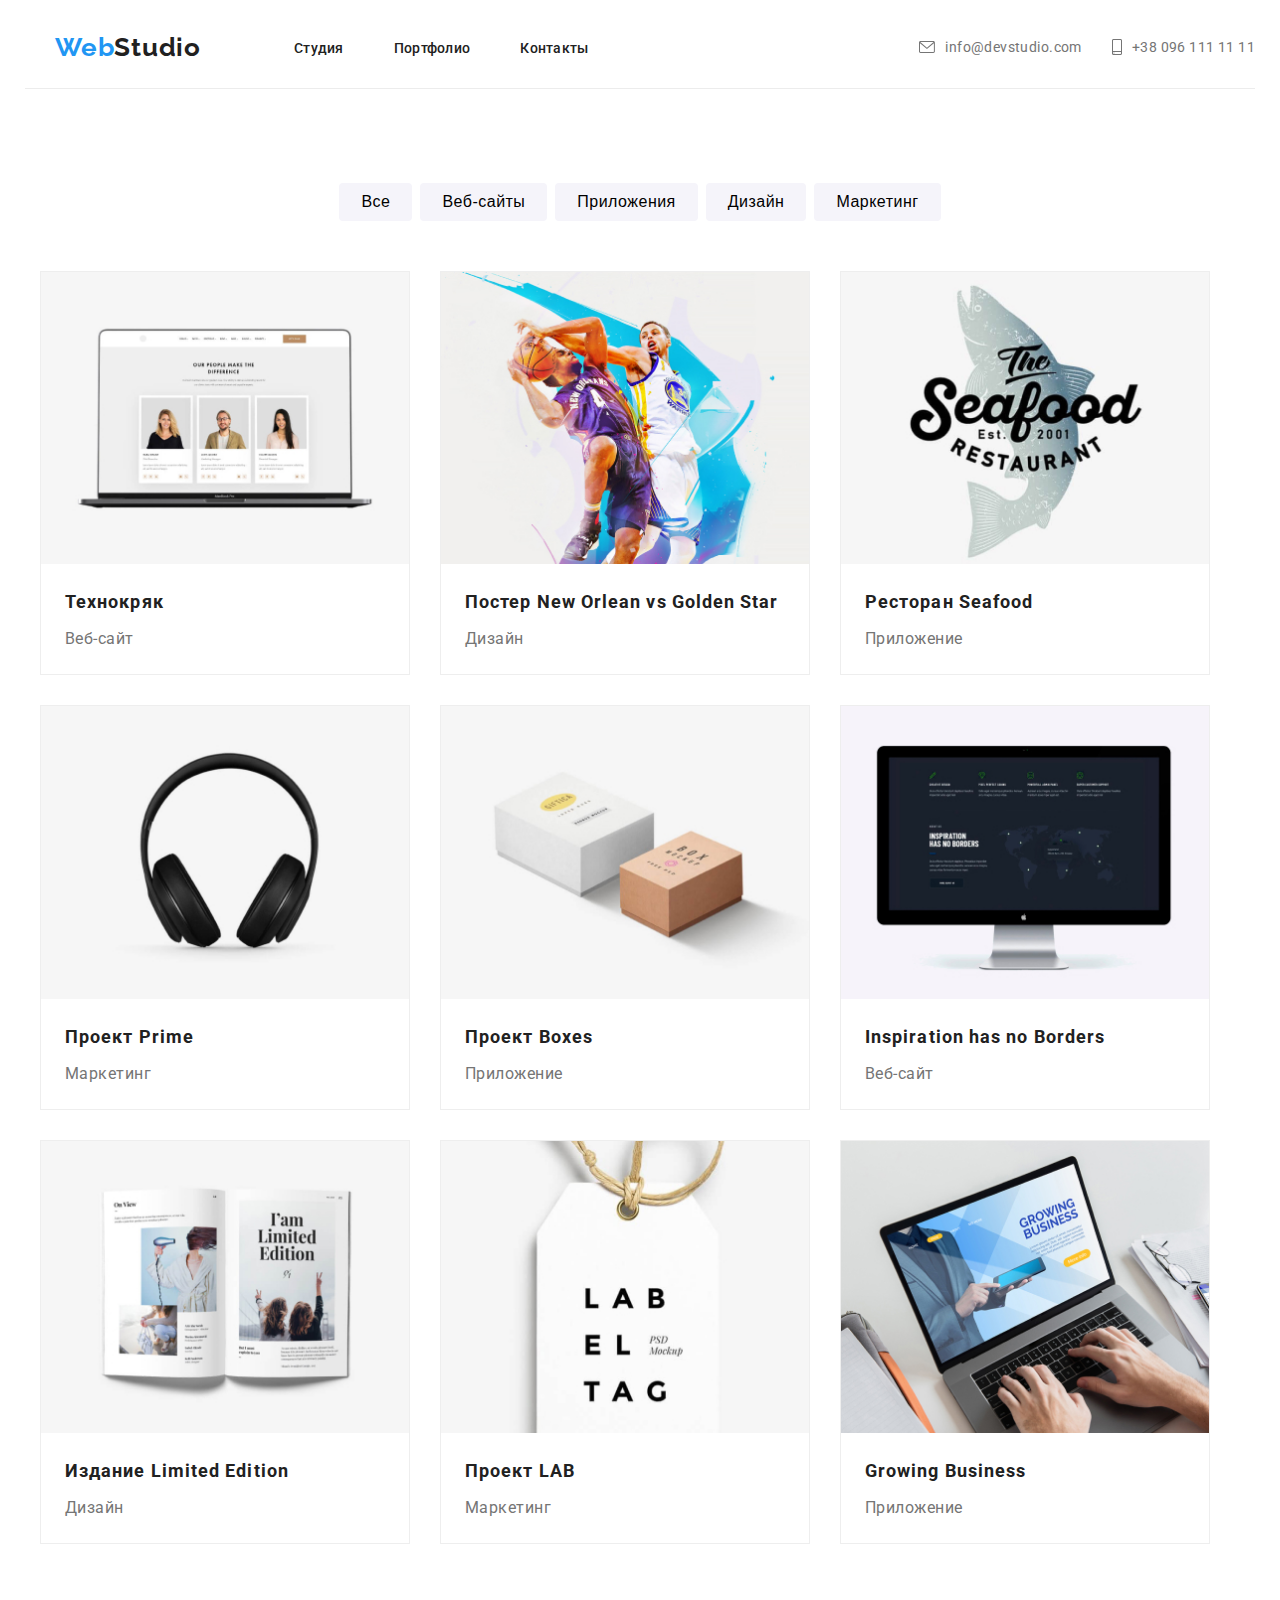
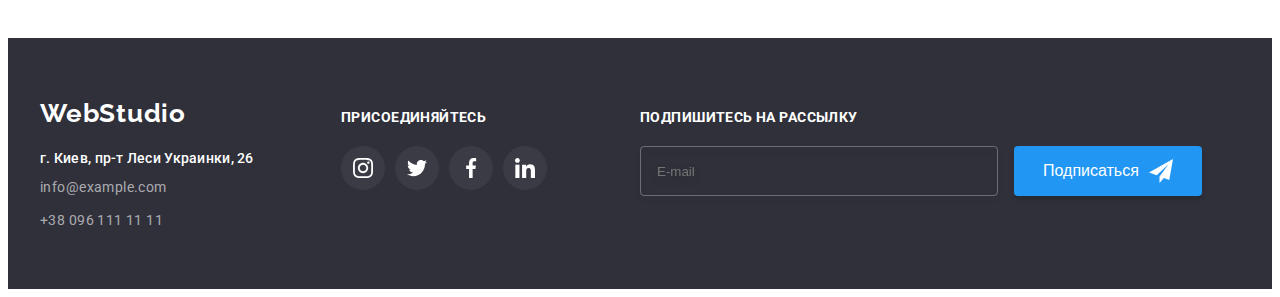
<file: portfolio.html>
<!DOCTYPE html>
<html lang="ru">

<head>
    <meta charset="UTF-8">
    <meta http-equiv="X-UA-Compatible" content="IE=edge">
    <meta name="viewport" content="width=device-width, initial-scale=1.0">
    <title>WebStudio</title>
    <link rel="preconnect" href="https://fonts.gstatic.com">
    <link
        href="https://fonts.googleapis.com/css2?family=Raleway:wght@400;500;600;700&family=Roboto:wght@400;700&display=swap"
        rel="stylesheet">
    <link rel="stylesheet" href="https://cdnjs.cloudflare.com/ajax/libs/modern-normalize/1.1.0/modern-normalize.min.css"
        integrity="sha512-wpPYUAdjBVSE4KJnH1VR1HeZfpl1ub8YT/NKx4PuQ5NmX2tKuGu6U/JRp5y+Y8XG2tV+wKQpNHVUX03MfMFn9Q=="
        crossorigin="anonymous" referrerpolicy="no-referrer" />
    <link rel="stylesheet" href="./css/main.css">
</head>

<body>
    <!-- HEADER -->
    <header class="header container">
        <div class="container header-container">
            <nav class="navigation">
                <a class="logo link logo-margin" href="./"> <span class="logo__span">
                        Web</span>Studio
                </a>
                <ul class="menu list">
                    <li class="menu__item current">
                        <a class="menu__item-link link current" href="./index.html">Студия</a>
                    </li>
                    <li class="menu__item">
                        <a class="menu__item-link link " href="./portfolio.html">Портфолио</a>
                    </li>
                    <li class="menu__item">
                        <a class="menu__item-link link" href="#contact">Контакты</a>
                    </li>
                </ul>
            </nav>

            <ul class="menu-contact list">
                <li class="menu-contact__link">
                    <a class="mail-link link header-link" href="mailto:info@devstudio.com">
                        <svg class="contact-link-item header-link" width="16px" height="12px">
                            <use href="./images/sprite.svg#envelope"></use>
                        </svg>
                        info@devstudio.com
                    </a>
                </li>
                <li class="menu-contact__link">
                    <a class="tel-link link header-link" href="tell:+380961111111">
                        <svg class="contact-link-item header-link" width="10px" height="16px">
                            <use href="./images/sprite.svg#smartphone"></use>
                        </svg>
                        +38 096 111 11 11</a>
                </li>
            </ul>
        </div>
    </header>

    <section class="section">
        <div class="container btn-container">
            <ul class="portfolio-btn-list list">
                <li class="portfolio-btn-item"><button class="modal-btn portfolio-btn btn" type="button">Все</button>
                </li>
                <li class="portfolio-btn-item"><button class="modal-btn portfolio-btn btn"
                        type="button">Веб-сайты</button></li>
                <li class="portfolio-btn-item"><button class="modal-btn portfolio-btn btn"
                        type="button">Приложения</button></li>
                <li class="portfolio-btn-item"><button class="modal-btn portfolio-btn btn" type="button">Дизайн</button>
                </li>
                <li class="portfolio-btn-item"><button class="modal-btn portfolio-btn btn"
                        type="button">Маркетинг</button></li>
            </ul>
        </div>
        <div class="container portfolio-conteiner">
            <ul class="portfolio-list list">
                <li class="portfolio-box">
                    <a href="#" class="portfolio-box-link link">
                        <div class="portfolio-box-img-wraper">
                            <img src="./images/portfolio/img.jpg" alt="Веб-сайт Технокряк">
                            <p class="overlay">
                                Технокряк это современная площадка распространения коронавируса. Компании используют эту
                                платформу для цифрового шпионажа и атак на защищённые сервера конкурентов.
                            </p>
                        </div>
                        <div class="portfolio-text">
                            <h3 class="portfolio-imeg-title">Технокряк</h3>
                            <p class="portfolio-image-decription">Веб-сайт</p>
                        </div>
                    </a>
                </li>
                <li class="portfolio-box">
                    <a href="#" class="portfolio-box-link link">
                        <div class="portfolio-box-img-wraper">
                            <img src="./images/portfolio/img(1).jpg" alt="Постер New Orlean vs Golden Star" height="294"
                                width="370">
                            <p class="overlay">
                                Golden State Warriors New Orleans Pelicans текущий результат (а также онлайн видео*)
                                стартует 15 мая 2021 г. в 01:30
                                время UTC на Chase Center стадионе, San Francisco в городе, USA в NBA - USA. На
                                SofaScore
                            </p>
                        </div>
                        <div class="portfolio-text">
                            <h3 class="portfolio-imeg-title" lang="en">Постер New Orlean vs Golden Star</h3>
                            <p class="portfolio-image-decription">Дизайн</p>
                        </div>
                    </a>
                </li>
                <li class="portfolio-box">
                    <a href="#" class="portfolio-box-link link">
                        <div class="portfolio-box-img-wraper">
                            <img src="./images/portfolio/img(2).jpg" alt="Приложение Ресторан Seafood" height="294"
                                width="370">
                            <p class="overlay">
                                Концепция ресторана не терпит компромиссов – исключительно высококачественные
                                морепродукты. Здесь не подают мясо или
                                птицу. Мы расскажем, какие уникальные специалитеты искать в меню и как безошибочно
                                определить качественный продукт
                            </p>
                        </div>
                        <div class="portfolio-text">
                            <h3 class="portfolio-imeg-title">Ресторан Seafood</h3>
                            <p class="portfolio-image-decription">Приложение</p>
                        </div>
                    </a>
                </li>
                <li class="portfolio-box">
                    <a href="#" class="portfolio-box-link link">
                        <div class="portfolio-box-img-wraper">
                            <img src="./images/portfolio/img(3).jpg" alt="Проект Prime" height="294" width="370">
                            <p class="overlay">
                                Коллекция Prime воспроизводит несравненную красоту оникса. Параллельно расположенные
                                слои создают восхитительный
                                полосатый окрас. Глубокий рисунок минерала успокаивает и заряжает энергией.
                            </p>
                        </div>
                        <div class="portfolio-text">
                            <h3 class="portfolio-imeg-title">Проект Prime</h3>
                            <p class="portfolio-image-decription">Маркетинг</p>
                        </div>
                    </a>
                </li>
                <li class="portfolio-box">
                    <a href="#" class="portfolio-box-link link">
                        <div class="portfolio-box-img-wraper">
                            <img src="./images/portfolio/img(4).jpg" alt="Приложение Проект Boxes" height="294"
                                width="370">
                            <p class="overlay">

                            </p>
                        </div>
                        <div class="portfolio-text">
                            <h3 class="portfolio-imeg-title">Проект Boxes</h3>
                            <p class="portfolio-image-decription">Приложение</p>
                        </div>
                    </a>
                </li>
                <li class="portfolio-box">
                    <a href="#" class="portfolio-box-link link">
                        <div class="portfolio-box-img-wraper">
                            <img src="./images/portfolio/img(5).jpg" alt="Веб-сайт Inspiration has no Borders"
                                height="294" width="370">
                            <p class="overlay">

                            </p>
                        </div>
                        <div class="portfolio-text">
                            <h3 class="portfolio-imeg-title" lang="en">Inspiration has no Borders</h3>
                            <p class="portfolio-image-decription">Веб-сайт</p>
                        </div>
                    </a>
                </li>
                <li class="portfolio-box">
                    <a href="#" class="portfolio-box-link link">
                        <div class="portfolio-box-img-wraper">
                            <img src="./images/portfolio/img(6).jpg" alt="Издание Limited Edition" height="294"
                                width="370">
                            <p class="overlay">
                                Специальные издания широко используются при выпуске музыки, фильмов и видеоигр. Компании
                                широко используют специальные
                                издания и постепенно их улучшают, чтобы спрос оставался.
                            </p>
                        </div>
                        <div class="portfolio-text">
                            <h3 class="portfolio-imeg-title">Издание Limited Edition</h3>
                            <p class="portfolio-image-decription">Дизайн</p>
                        </div>
                    </a>
                </li>
                <li class="portfolio-box">
                    <a href="#" class="portfolio-box-link link">
                        <div class="portfolio-box-img-wraper">
                            <img src="./images/portfolio/img(7).jpg" alt="Проект LAB" height="294" width="370">
                            <p class="overlay">
                                We are creators of change. Our team deliver projects that make a meaningful impact in
                                the lives of Tasmanians.
                            </p>
                        </div>
                        <div class="portfolio-text">
                            <h3 class="portfolio-imeg-title">Проект LAB</h3>
                            <p class="portfolio-image-decription">Маркетинг</p>
                        </div>
                    </a>
                </li>
                <li class="portfolio-box">
                    <a href="#" class="portfolio-box-link link">
                        <div class="portfolio-box-img-wraper">
                            <img src="./images/portfolio/img(8).jpg" alt="Приложение Growing Business" height="294"
                                width="370">
                            <p class="overlay">
                                So you have a business and business is good. Now how do you make it better? The best
                                businesses are always looking for
                                ways to improve, whether that’s offering better products or adopting more efficient
                                processes. Here’s how you can take
                                your business to the next level.
                            </p>
                        </div>
                        <div class="portfolio-text">
                            <h3 class="portfolio-imeg-title">Growing Business</h3>
                            <p class="portfolio-image-decription">Приложение</p>
                        </div>
                    </a>
                </li>
            </ul>
        </div>



    </section>

    <!-- FOOTER -->
    <footer class="footer">
        <div class="container">
            <div class="footer-container">
                <div class="address-container">
                    <div class="footer-logo">
                        <a class="logo link" href="./"> <span class="logo-span">Web</span>Studio</a>
                    </div>

                    <!-- CONTACT INFORMATION -->
                    <address id="contact" class="address">
                        <ul class="list address-container">
                            <li class="address-item-footer"><a class="address-link link"
                                    href="https://goo.gl/maps/P6TTpQ2vvZoRG6vYA" target="_blank"
                                    rel="noopener noreferrer">г. Киев, пр-т Леси Украинки, 26</a></li>
                            <li class="address-item-footer"><a class="mail-link link footer-link"
                                    href="mailto:info@example.com">info@example.com</a></li>
                            <li class="address-item-footer"><a class="tel-link link footer-link"
                                    href="tell:+380961111111">+38 096 111 11 11</a></li>
                        </ul>
                    </address>
                </div>
                <div class="social">
                    <h2 class="footer-title">присоединяйтесь</h2>
                    <ul class="social-list list">
                        <li href="#" class="social-list-item">
                            <a href="#" class="social-list-link theme-dark">
                                <svg class="social-list-icon theme-dark">
                                    <use href="./images/sprite.svg#instagram"></use>
                                </svg>
                            </a>
                        </li>
                        <li href="#" class="social-list-item">
                            <a href="#" class="social-list-link theme-dark">
                                <svg class="social-list-icon theme-dark">
                                    <use href="./images/sprite.svg#twitter"></use>
                                </svg>
                            </a>
                        </li>
                        <li href="#" class="social-list-item">
                            <a href="#" class="social-list-link theme-dark">
                                <svg class="social-list-icon theme-dark">
                                    <use href="./images/sprite.svg#facebook"></use>
                                </svg>
                            </a>
                        </li>
                        <li href="#" class="social-list-item">
                            <a href="#" class="social-list-link theme-dark">
                                <svg class="social-list-icon theme-dark">
                                    <use href="./images/sprite.svg#linkedin"></use>
                                </svg>
                            </a>
                        </li>
                    </ul>
                </div>
                <div class="mail-input">
                    <form action="#" class="footer-form">
                        <label class="footer-form-field">
                            <p class="footer-form-lable">
                                Подпишитесь на рассылку
                            </p>
                            <span class="modal-form-input-wrapper">
                                <input type="mail" class="footer-form-inpt" name="user-mail" pattern="[^ @]*@[^ @]*"
                                    placeholder="E-mail" required>
                                <button type="submit" class="footer-form-btn">
                                    <div class="button-lable">
                                        Подписаться
                                        <svg class="footer-btn-icon">
                                            <use href="./images/sprite.svg#send"></use>
                                        </svg>
                                    </div>

                                </button>
                    </form>
                </div>
            </div>

    </footer>

</body>

</html>
</file>
<file: css/main.css>
:root {
  --main-font: "Roboto", sans-serif;
  --secondary-font: "Raleway", sans-serif;
  --accent-color: #2196f3;
  --main-color: #212121;
  --description-color: #757575;
  --logo-color: #ffffff;
  --button-color: #2196f3;
  --button-text-hover-color: #ffffff;
  --button-hover-color: #188ce8;
  --bg-color: #2f303a;
  --team-bg: #f5f4fa;
  --bg-btn-portfolio: #f5f4fa;
  --hero-bg: #c4c4c4;
  --social-bg: #afb1b8;
  --overlay-bg: rgba(33, 150, 243, 0.9);
  --placeholder-color: rgba(117, 117, 117, 0.5);
  --bg-social-td: rgba(153, 153, 153, 0.1);
}

.visually-hidden {
  position: absolute !important;
  clip: rect(1px 1px 1px 1px);
  /* IE6, IE7 */
  clip: rect(1px, 1px, 1px, 1px);
  padding: 0 !important;
  border: 0 !important;
  height: 1px !important;
  width: 1px !important;
  overflow: hidden;
}

h1,
h2,
h3,
h4,
h5,
h6,
p {
  margin-top: 0;
  margin-bottom: 0;
}

ul,
ol {
  margin-top: 0;
  margin-bottom: 0;
  padding-left: 0;
}

img {
  display: block;
  max-width: 100%;
  height: auto;
}

.list {
  list-style: none;
}

.link {
  text-decoration: none;
  color: var(--main-color);
}

address {
  font-style: normal;
}

body {
  font-family: var(--main-font);
  font-weight: 400;
  color: var(--main-color);
}

.section {
  padding-top: 94px;
}

.container {
  width: 1200px;
  margin: 0 auto;
  padding-left: 15px;
  padding-right: 15px;
}

.modal-btn {
  display: -webkit-box;
  display: -ms-flexbox;
  display: flex;
  -webkit-box-align: center;
      -ms-flex-align: center;
          align-items: center;
  text-align: center;
  font-size: 16px;
  line-height: 1.87;
  border-radius: 4px;
  letter-spacing: 0.06em;
  cursor: pointer;
  border: none;
  -webkit-transition: background-color 250ms cubic-bezier(0.4, 0, 0.2, 1), color 250ms cubic-bezier(0.4, 0, 0.2, 1);
  transition: background-color 250ms cubic-bezier(0.4, 0, 0.2, 1), color 250ms cubic-bezier(0.4, 0, 0.2, 1);
}

.modal-btn:hover,
.modal-btn:focus {
  background-color: var(--button-hover-color);
  color: var(--button-text-hover-color);
}

.social-list {
  display: -webkit-box;
  display: -ms-flexbox;
  display: flex;
  -webkit-box-pack: justify;
      -ms-flex-pack: justify;
          justify-content: space-between;
}

.social-list-icon {
  width: 20px;
  height: 20px;
  fill: var(--social-bg);
  -webkit-transition: background-color 250ms cubic-bezier(0.4, 0, 0.2, 1), fill 250ms cubic-bezier(0.4, 0, 0.2, 1);
  transition: background-color 250ms cubic-bezier(0.4, 0, 0.2, 1), fill 250ms cubic-bezier(0.4, 0, 0.2, 1);
}

.social-list-link {
  display: -webkit-box;
  display: -ms-flexbox;
  display: flex;
  -webkit-box-align: center;
      -ms-flex-align: center;
          align-items: center;
  -webkit-box-pack: center;
      -ms-flex-pack: center;
          justify-content: center;
  width: 44px;
  height: 44px;
  border-radius: 50%;
  -webkit-transition: background-color 250ms cubic-bezier(0.4, 0, 0.2, 1), fill 250ms cubic-bezier(0.4, 0, 0.2, 1);
  transition: background-color 250ms cubic-bezier(0.4, 0, 0.2, 1), fill 250ms cubic-bezier(0.4, 0, 0.2, 1);
}

.social-list-link:hover,
.social-list-link:focus {
  fill: var(--logo-color);
  background-color: var(--accent-color);
}

.social-list-link:hover .social-list-icon,
.social-list-link:focus .social-list-icon {
  fill: var(--logo-color);
}

.social-list-link.theme-dark {
  background-color: var(--bg-social-td);
  -webkit-transition: background-color 250ms cubic-bezier(0.4, 0, 0.2, 1), fill 250ms cubic-bezier(0.4, 0, 0.2, 1);
  transition: background-color 250ms cubic-bezier(0.4, 0, 0.2, 1), fill 250ms cubic-bezier(0.4, 0, 0.2, 1);
}

.social-list-link.theme-dark:focus,
.social-list-link.theme-dark:hover {
  background-color: var(--accent-color);
}

.social-list-icon.theme-dark {
  fill: var(--logo-color);
  -webkit-transition: background-color 250ms cubic-bezier(0.4, 0, 0.2, 1);
  transition: background-color 250ms cubic-bezier(0.4, 0, 0.2, 1);
}

.mail-input {
  display: -webkit-box;
  display: -ms-flexbox;
  display: flex;
  -webkit-box-align: center;
      -ms-flex-align: center;
          align-items: center;
  width: 570px;
  margin-left: 93px;
}

.footer-form-inpt {
  display: inline-block;
  width: 358px;
  height: 50px;
}

.footer-form-btn {
  display: inline-block;
  font-size: 16px;
  line-height: 1.88;
  padding: 10px 29px;
  background-color: var(--accent-color);
  color: var(--logo-color);
  -webkit-box-shadow: 0px 4px 4px rgba(0, 0, 0, 0.15);
          box-shadow: 0px 4px 4px rgba(0, 0, 0, 0.15);
  border-radius: 4px;
  margin-left: 12px;
  border: none;
}

.button-lable {
  display: -webkit-box;
  display: -ms-flexbox;
  display: flex;
  -webkit-box-align: center;
      -ms-flex-align: center;
          align-items: center;
}

.footer-btn-icon {
  width: 24px;
  height: 24px;
  margin-left: 10px;
  /*box-shadow: 0px 4px 4px rgba(0, 0, 0, 0.15);
  border-radius: 4px;*/
}

.footer-form-lable {
  display: block;
  font-weight: bold;
  font-size: 14px;
  line-height: 1.14;
  letter-spacing: 0.03em;
  text-transform: uppercase;
  color: var(--logo-color);
  margin-bottom: 20px;
}

.footer-form-inpt {
  border: 1px solid rgba(255, 255, 255, 0.3);
  -webkit-box-sizing: border-box;
          box-sizing: border-box;
  -webkit-filter: drop-shadow(0px 4px 4px rgba(0, 0, 0, 0.15));
          filter: drop-shadow(0px 4px 4px rgba(0, 0, 0, 0.15));
  border-radius: 4px;
  color: rgba(255, 255, 255, 0.6);
  background-color: rgba(0, 0, 0, 0);
  padding-left: 16px;
}

.backdrop {
  position: fixed;
  top: 0;
  left: 0;
  width: 100vw;
  height: 100vh;
  background-color: rgba(0, 0, 0, 0.2);
  opacity: 1;
  visibility: visible;
  pointer-events: auto;
  -webkit-transition: opacity 250ms cubic-bezier(0.4, 0, 0.2, 1), visibility 250ms cubic-bezier(0.4, 0, 0.2, 1);
  transition: opacity 250ms cubic-bezier(0.4, 0, 0.2, 1), visibility 250ms cubic-bezier(0.4, 0, 0.2, 1);
}

.is-hidden {
  opacity: 0;
  visibility: hidden;
  pointer-events: none;
}

.modal {
  position: absolute;
  left: 50%;
  top: 50%;
  /*width: 528px;*/
  /*height: 580px;*/
  background-color: var(--logo-color);
  -webkit-transform: translate(-50%, -50%);
          transform: translate(-50%, -50%);
  border-radius: 4px;
  padding: 40px;
}

.close-btn {
  display: -webkit-box;
  display: -ms-flexbox;
  display: flex;
  -webkit-box-pack: center;
      -ms-flex-pack: center;
          justify-content: center;
  -webkit-box-align: center;
      -ms-flex-align: center;
          align-items: center;
  width: 30px;
  height: 30px;
  position: absolute;
  top: 8px;
  right: 8px;
  border: 1px solid rgba(0, 0, 0, 0.1);
  border-radius: 50%;
  background-color: tranpatent;
  cursor: pointer;
  -webkit-transition: fill 250ms cubic-bezier(0.4, 0, 0.2, 1);
  transition: fill 250ms cubic-bezier(0.4, 0, 0.2, 1);
}

.close-btn:focus,
.close-btn:hover {
  fill: var(--accent-color);
}

.inputs {
  margin-bottom: 20px;
}

.modal-form-head {
  font-weight: bold;
  font-size: 20px;
  line-height: 1.15;
  text-align: center;
  letter-spacing: 0.03em;
  margin-bottom: 12px;
}

.modal-close {
  width: 18px;
  height: 18px;
}

.modal-form {
  display: -webkit-box;
  display: -ms-flexbox;
  display: flex;
  -webkit-box-orient: vertical;
  -webkit-box-direction: normal;
      -ms-flex-direction: column;
          flex-direction: column;
  /*padding: 40px;*/
}

.modal-form-icon {
  position: absolute;
  left: 12px;
  top: 50%;
  -webkit-transform: translateY(-50%);
          transform: translateY(-50%);
  display: block;
  width: 18px;
  height: 18px;
  -webkit-transition: fill 250ms cubic-bezier(0.4, 0, 0.2, 1);
  transition: fill 250ms cubic-bezier(0.4, 0, 0.2, 1);
}

.modal-form-input:focus + .modal-form-icon,
.modal-form-input:hover + .modal-form-icon,
.modal-form-input:focus,
.modal-form-input:hover,
.modal-form-message:hover {
  border-color: var(--accent-color);
  fill: var(--accent-color);
  outline: none;
}

.modal-form-input-wrapper {
  position: relative;
  display: block;
  cursor: pointer;
  margin-top: 4px;
}

.modal-form-field {
  font-size: 12px;
  line-height: 1.17;
  letter-spacing: 0.01em;
  color: var(--description-color);
  margin-bottom: 10px;
}

.modal-form-input {
  width: 100%;
  height: 40px;
  padding-left: 42px;
  /*margin-bottom: 10px;*/
  border: 1px solid rgba(33, 33, 33, 0.2);
  border-radius: 4px;
  /*margin-top: 4px;*/
  -webkit-transition: border-color 250ms cubic-bezier(0.4, 0, 0.2, 1);
  transition: border-color 250ms cubic-bezier(0.4, 0, 0.2, 1);
}

.modal-form-message {
  width: 100%;
  height: 120px;
  margin-top: 4px;
  margin-bottom: 10px;
  padding: 12px 16px;
  resize: none;
  border: 1px solid rgba(33, 33, 33, 0.2);
  border-radius: 4px;
  -webkit-transition: border-color 250ms cubic-bezier(0.4, 0, 0.2, 1);
  transition: border-color 250ms cubic-bezier(0.4, 0, 0.2, 1);
}

.modal-form-message::-webkit-input-placeholder {
  color: var(--placeholder-color);
}

.modal-form-message:-ms-input-placeholder {
  color: var(--placeholder-color);
}

.modal-form-message::-ms-input-placeholder {
  color: var(--placeholder-color);
}

.modal-form-message::placeholder {
  color: var(--placeholder-color);
}

/*.modal-form-message:focus {
  border-color: var(--accent-color);
  outline: none;
}*/
.modal-form-checkbox-label {
  display: -webkit-box;
  display: -ms-flexbox;
  display: flex;
  -webkit-box-align: center;
      -ms-flex-align: center;
          align-items: center;
  font-size: 14px;
  line-height: 1.71px;
  /* identical to box height, or 171% */
  letter-spacing: 0.03em;
  margin-bottom: 30px;
}

.modal-form-checkbox-label::before {
  display: block;
  content: "";
  width: 16px;
  height: 15px;
  background-image: url(../images/check-box.svg);
  cursor: pointer;
  -webkit-transition: background-image 250ms cubic-bezier(0.4, 0, 0.2, 1);
  transition: background-image 250ms cubic-bezier(0.4, 0, 0.2, 1);
  margin-right: 10px;
  border: none;
  border-radius: 2px;
}

.modal-form-label-link {
  display: -webkit-box;
  display: -ms-flexbox;
  display: flex;
  -webkit-box-align: center;
      -ms-flex-align: center;
          align-items: center;
  font-size: 14px;
  line-height: 1.71px;
  color: var(--accent-color);
}

.modal-form-label-link:visited {
  color: var(--accent-color);
}

.modal-form-checkbox:checked + .modal-form-checkbox-label::before {
  background-image: url(../images/check.svg);
  /*outline: none;*/
}

.modal-form-btn {
  -ms-flex-item-align: center;
      -ms-grid-row-align: center;
      align-self: center;
  padding: 10px 56px;
  -webkit-box-shadow: 0px 4px 4px rgba(0, 0, 0, 0.15);
          box-shadow: 0px 4px 4px rgba(0, 0, 0, 0.15);
  border-radius: 4px;
  background-color: var(--accent-color);
  color: var(--logo-color);
  -webkit-transition: -webkit-box-shadow 250ms cubic-bezier(0.4, 0, 0.2, 1);
  transition: -webkit-box-shadow 250ms cubic-bezier(0.4, 0, 0.2, 1);
  transition: box-shadow 250ms cubic-bezier(0.4, 0, 0.2, 1);
  transition: box-shadow 250ms cubic-bezier(0.4, 0, 0.2, 1), -webkit-box-shadow 250ms cubic-bezier(0.4, 0, 0.2, 1);
}

.modal-form-btn:hover,
.modal-form-btn:focus {
  -webkit-box-shadow: 0px 4px 4px rgba(0, 0, 0, 0.25);
          box-shadow: 0px 4px 4px rgba(0, 0, 0, 0.25);
}

.header {
  padding-top: 24px;
  padding-bottom: 25px;
  border-bottom: 1px solid #ececec;
}

.header-container {
  display: -webkit-box;
  display: -ms-flexbox;
  display: flex;
  -webkit-box-align: center;
      -ms-flex-align: center;
          align-items: center;
  -webkit-box-pack: justify;
      -ms-flex-pack: justify;
          justify-content: space-between;
}

.navigation {
  display: -webkit-box;
  display: -ms-flexbox;
  display: flex;
  -webkit-box-align: center;
      -ms-flex-align: center;
          align-items: center;
}

.menu {
  display: -webkit-box;
  display: -ms-flexbox;
  display: flex;
  -webkit-box-align: center;
      -ms-flex-align: center;
          align-items: center;
}

.menu-contact {
  display: -webkit-box;
  display: -ms-flexbox;
  display: flex;
  -webkit-box-align: center;
      -ms-flex-align: center;
          align-items: center;
}

.menu.list {
  cursor: pointer;
}

.menu-contact__link {
  display: -webkit-box;
  display: -ms-flexbox;
  display: flex;
  -webkit-box-align: center;
      -ms-flex-align: center;
          align-items: center;
  -webkit-box-pack: center;
      -ms-flex-pack: center;
          justify-content: center;
}

.menu-contact__link:not(:last-child) {
  margin-right: 30px;
}

.menu__item:not(:last-child) {
  margin-right: 50px;
}

.menu__item-link {
  font-weight: 500;
  font-size: 14px;
  line-height: 1.14;
  letter-spacing: 0.02em;
}

.menu__item-link:hover, .menu__item-link:focus {
  color: var(--accent-color);
}

.header-link {
  color: var(--description-color);
  fill: var(--description-color);
}

.tel-link.header-link,
.mail-link.header-link {
  display: -webkit-box;
  display: -ms-flexbox;
  display: flex;
  -webkit-box-align: center;
      -ms-flex-align: center;
          align-items: center;
}

/*
.tel-link.header-link {
  display: flex;
  align-items: center;
}
*/
.tel-link,
.mail-link {
  font-size: 14px;
  line-height: 1.71;
  letter-spacing: 0.03em;
  -webkit-transition: color 250ms cubic-bezier(0.4, 0, 0.2, 1), fill 250ms cubic-bezier(0.4, 0, 0.2, 1);
  transition: color 250ms cubic-bezier(0.4, 0, 0.2, 1), fill 250ms cubic-bezier(0.4, 0, 0.2, 1);
}

.mail-link:hover,
.mail-link:focus,
.mail-link:hover .contact-link-item,
.mail-link:focus .contact-link-item {
  color: var(--accent-color);
  fill: var(--accent-color);
}

.tel-link:hover,
.tel-link:focus,
.tel-link:hover .contact-link-item,
.tel-link:focus .contact-link-item {
  color: var(--accent-color);
  fill: var(--accent-color);
}

.menu__link.current {
  color: var(--accent-color);
  /*background-image: url();*/
}

.contact-link-item {
  display: -webkit-box;
  display: -ms-flexbox;
  display: flex;
  -webkit-box-align: center;
      -ms-flex-align: center;
          align-items: center;
  -webkit-box-pack: center;
      -ms-flex-pack: center;
          justify-content: center;
  margin-right: 10px;
}

/*
.mail-link.header-link::before {
    content: url("../images/sprite.svg#envelope");
    display: flex;
    align-items: center;
    width: 16px;
    height: 12px;
    fill: ;
    margin-right: 10px;
}



.tel-link.header-link::before {
    content: url("../images/sprite.svg#smartphone");
    display: block;
    align-content: center;
    width: 10px;
    height: 16px;
    fill: ;
    margin-right: 10px;
}*/
.menu__link.current::after {
  content: "";
  display: block;
  width: auto;
  height: 4px;
  background-color: var(--accent-color);
  position: relative;
  top: 30px;
  left: auto;
  border-radius: 2px;
}

/*
*/
.logo {
  font-family: var(--secondary-font);
  font-weight: 700;
  font-size: 26px;
  line-height: 1.19;
  letter-spacing: 0.03em;
  /*text-shadow: 0px 4px 4px rgba(0, 0, 0, 0.25);*/
}

.logo-margin {
  margin-right: 93px;
}

.logo__span {
  color: var(--accent-color);
}

.hero-container {
  display: -webkit-box;
  display: -ms-flexbox;
  display: flex;
  -webkit-box-align: center;
      -ms-flex-align: center;
          align-items: center;
  -webkit-box-orient: vertical;
  -webkit-box-direction: normal;
      -ms-flex-direction: column;
          flex-direction: column;
  width: 1600px;
  background-color: var(--hero-bg);
  background-image: -webkit-gradient(linear, left top, left bottom, from(rgba(47, 48, 58, 0.4)), to(rgba(47, 48, 58, 0.4))), url(../images/Hero/hero.jpg);
  background-image: linear-gradient(rgba(47, 48, 58, 0.4), rgba(47, 48, 58, 0.4)), url(../images/Hero/hero.jpg);
  padding-top: 200px;
  padding-bottom: 200px;
  position: relative;
  bottom: 1px;
  right: auto;
}

.hero-title {
  width: 700px;
  font-weight: 900;
  font-size: 44px;
  line-height: 1.36;
  text-align: center;
  letter-spacing: 0.06em;
  text-transform: uppercase;
  color: var(--button-text-hover-color);
  margin-bottom: 30px;
}

.hero-btn {
  padding: 10px 32px;
  font-weight: 700;
  font-size: 16px;
  line-height: 1.88;
  text-align: center;
  letter-spacing: 0.06em;
  background-color: var(--button-color);
  color: var(--button-text-hover-color);
}

.btn-container {
  margin-bottom: 50px;
}

.portfolio-conteiner {
  margin-bottom: 94px;
}

/*svg*/
.serveces-box-link {
  display: -webkit-box;
  display: -ms-flexbox;
  display: flex;
  -webkit-box-align: center;
      -ms-flex-align: center;
          align-items: center;
  -webkit-box-pack: center;
      -ms-flex-pack: center;
          justify-content: center;
  width: 270px;
  height: 120px;
  margin-bottom: 30px;
  background-color: var(--team-bg);
  border-radius: 4px;
}

.serveces-box-item {
  width: 70px;
  height: 70px;
}

/*svg end*/
.services-container {
  display: -webkit-box;
  display: -ms-flexbox;
  display: flex;
  -ms-flex-wrap: wrap;
      flex-wrap: wrap;
  -webkit-box-pack: justify;
      -ms-flex-pack: justify;
          justify-content: space-between;
}

.services-title {
  font-weight: 700;
  font-size: 14px;
  line-height: 1.14;
  letter-spacing: 0.03em;
  text-transform: uppercase;
  margin-bottom: 10px;
}

.services-description {
  font-size: 14px;
  line-height: 1.71;
  letter-spacing: 0.03em;
  color: var(--description-color);
}

.serveces-box {
  width: 270px;
}

.about-container {
  display: -webkit-box;
  display: -ms-flexbox;
  display: flex;
  -webkit-box-pack: justify;
      -ms-flex-pack: justify;
          justify-content: space-between;
  margin-bottom: 94px;
}

/*.about-title {
  font-weight: 700;
  font-size: 36px;
  line-height: 1.17;
  text-align: center;
  letter-spacing: 0.03em;
  margin-bottom: 50px;
}*/
.about-container-item {
  position: relative;
}

.about-label {
  position: absolute;
  width: 370px;
  /*height: 70px;*/
  bottom: 0;
  left: 0;
  font-weight: 600;
  font-size: 14px;
  line-height: 1.14;
  text-align: center;
  letter-spacing: 0.03em;
  text-transform: uppercase;
  padding-top: 27px;
  padding-bottom: 27px;
  background-color: rgba(47, 48, 58, 0.8);
  text-align: center;
  color: var(--logo-color);
}

.team-list-content {
  padding-top: 30px;
  padding-bottom: 30px;
  padding-left: 32px;
  padding-right: 32px;
}

.team-container {
  display: -webkit-box;
  display: -ms-flexbox;
  display: flex;
  -ms-flex-wrap: wrap;
      flex-wrap: wrap;
  margin-left: -30px;
  margin-top: -30px;
}

.team-box {
  margin-top: 30px;
  margin-left: 30px;
  background-color: var(--logo-color);
  border-radius: 0px 0px 4px 4px;
  -webkit-box-shadow: 0px 1px 3px rgba(0, 0, 0, 0.12), 0px 1px 1px rgba(0, 0, 0, 0.14), 0px 2px 1px rgba(0, 0, 0, 0.2);
          box-shadow: 0px 1px 3px rgba(0, 0, 0, 0.12), 0px 1px 1px rgba(0, 0, 0, 0.14), 0px 2px 1px rgba(0, 0, 0, 0.2);
}

.team-section {
  padding-bottom: 94px;
}

.team {
  background-color: var(--team-bg);
}

.section-title {
  font-weight: 700;
  font-size: 36px;
  line-height: 1.17;
  text-align: center;
  letter-spacing: 0.03em;
  margin-bottom: 50px;
}

.team-name-title {
  /*padding-top: 30px;*/
  margin-bottom: 10px;
  font-weight: 500;
  font-size: 16px;
  line-height: 1.19;
  text-align: center;
  letter-spacing: 0.03em;
}

.team-description {
  /*margin-top: 10px;*/
  margin-bottom: 30px;
  font-size: 16px;
  line-height: 1.19;
  text-align: center;
  letter-spacing: 0.03em;
  color: var(--description-color);
}

.client-item {
  display: -webkit-box;
  display: -ms-flexbox;
  display: flex;
  /*flex-direction: column;*/
  width: 170px;
  height: 92px;
  fill: var(--description-color);
  border: 1px solid;
  color: var(--description-color);
  border-radius: 4px;
  -webkit-filter: drop-shadow(0px 4px 4px rgba(0, 0, 0, 0.25));
          filter: drop-shadow(0px 4px 4px rgba(0, 0, 0, 0.25));
}

.client-list-link {
  display: -webkit-box;
  display: -ms-flexbox;
  display: flex;
  -webkit-box-pack: center;
      -ms-flex-pack: center;
          justify-content: center;
  -webkit-box-align: center;
      -ms-flex-align: center;
          align-items: center;
  width: 100%;
  height: 100%;
  /*flex-direction: column;
    justify-content:center;
    align-items: center;*/
}

.client-item-icon {
  width: 106px;
  height: 60px;
  fill: var(--social-bg);
  -webkit-transition: color 250ms cubic-bezier(0.4, 0, 0.2, 1), fill 250ms cubic-bezier(0.4, 0, 0.2, 1);
  transition: color 250ms cubic-bezier(0.4, 0, 0.2, 1), fill 250ms cubic-bezier(0.4, 0, 0.2, 1);
  /*border: 1px solid;
    color: var(--description-color);
    border-radius: 4px;*/
}

.client-item:hover,
.client-item:hover .client-item-icon,
.client-item:focus,
.client-item:focus .client-item-icon {
  fill: var(--accent-color);
  color: var(--accent-color);
}

/*svg end*/
.section .client {
  padding-bottom: 92px;
}

.clients {
  display: -webkit-box;
  display: -ms-flexbox;
  display: flex;
  -webkit-box-align: center;
      -ms-flex-align: center;
          align-items: center;
  -webkit-box-pack: justify;
      -ms-flex-pack: justify;
          justify-content: space-between;
  /*padding-bottom: 94px;*/
}

/*.clients-title {
  font-weight: 600;
  font-size: 36px;
  line-height: 1.17;
  text-align: center;
  letter-spacing: 0.03em;

  margin-bottom: 50px;
}*/
.footer-title {
  font-weight: bold;
  font-size: 14px;
  line-height: 1.14;
  letter-spacing: 0.03em;
  text-transform: uppercase;
  color: var(--logo-color);
  margin-bottom: 20px;
  /*padding-top: 9px;*/
}

.footer {
  /*height: 251px;*/
  background-color: var(--bg-color);
  padding-top: 60px;
  padding-bottom: 60px;
}

.footer-container {
  display: -webkit-inline-box;
  display: -ms-inline-flexbox;
  display: inline-flex;
  -webkit-box-align: baseline;
      -ms-flex-align: baseline;
          align-items: baseline;
  /*height: 130px;
    
    flex-direction: column;
    flex-wrap: wrap;
    justify-content: left;*/
}

/*.address-container {
  margin-right: 70px;
}*/
.address-item-footer:not(:last-child) {
  margin-bottom: 9px;
}

.mail-link.footer-link,
.tel-link.footer-link {
  color: rgba(255, 255, 255, 0.6);
}

.address-link {
  font-weight: 500;
  font-size: 14px;
  line-height: 1.14;
  letter-spacing: 0.02em;
  color: var(--logo-color);
}

.footer-logo .logo {
  color: var(--logo-color);
}

.footer-logo {
  /*display: flex;*/
  width: 150px;
  height: 30px;
  margin-bottom: 20px;
}

.social {
  /*display: flex;
    flex-direction: column;*/
  width: 206px;
  margin-left: 70px;
  /*height: 80px;*/
}

.address {
  /*display: flex;*/
  width: 231px;
  height: 81px;
  /*flex-direction: column;*/
}

.portfolio-btn {
  padding: 6px 22px;
  font-weight: 500;
  font-size: 16px;
  line-height: 1.63;
  text-align: center;
  letter-spacing: 0.03em;
  cursor: pointer;
  background-color: var(--bg-btn-portfolio);
  -webkit-transition: background-color 250ms cubic-bezier(0.4, 0, 0.2, 1), color 250ms cubic-bezier(0.4, 0, 0.2, 1), -webkit-box-shadow 250ms cubic-bezier(0.4, 0, 0.2, 1);
  transition: background-color 250ms cubic-bezier(0.4, 0, 0.2, 1), color 250ms cubic-bezier(0.4, 0, 0.2, 1), -webkit-box-shadow 250ms cubic-bezier(0.4, 0, 0.2, 1);
  transition: box-shadow 250ms cubic-bezier(0.4, 0, 0.2, 1), background-color 250ms cubic-bezier(0.4, 0, 0.2, 1), color 250ms cubic-bezier(0.4, 0, 0.2, 1);
  transition: box-shadow 250ms cubic-bezier(0.4, 0, 0.2, 1), background-color 250ms cubic-bezier(0.4, 0, 0.2, 1), color 250ms cubic-bezier(0.4, 0, 0.2, 1), -webkit-box-shadow 250ms cubic-bezier(0.4, 0, 0.2, 1);
}

.portfolio-btn-list {
  display: -webkit-box;
  display: -ms-flexbox;
  display: flex;
  -webkit-box-align: center;
      -ms-flex-align: center;
          align-items: center;
  -webkit-box-pack: center;
      -ms-flex-pack: center;
          justify-content: center;
}

.portfolio-btn {
  /*box-shadow: 0px 3px 1px rgba(0, 0, 0, 0.1), 0px 1px 2px rgba(0, 0, 0, 0.08),
    0px 2px 2px rgba(0, 0, 0, 0.12);*/
  border-radius: 4px;
}

.portfolio-btn:focus,
.portfolio-btn:hover {
  -webkit-box-shadow: 0px 3px 1px rgba(0, 0, 0, 0.1), 0px 1px 2px rgba(0, 0, 0, 0.08), 0px 2px 2px rgba(0, 0, 0, 0.12);
          box-shadow: 0px 3px 1px rgba(0, 0, 0, 0.1), 0px 1px 2px rgba(0, 0, 0, 0.08), 0px 2px 2px rgba(0, 0, 0, 0.12);
}

.portfolio-btn-item:not(:last-child) {
  margin-right: 8px;
}

.portfolio-list {
  display: -webkit-box;
  display: -ms-flexbox;
  display: flex;
  -ms-flex-wrap: wrap;
      flex-wrap: wrap;
  margin-top: -30px;
  margin-left: -30px;
}

.portfolio-box-link {
  display: block;
}

.portfolio-box-img-wraper {
  display: block;
  position: relative;
  overflow: hidden;
}

.overlay {
  font-size: 18px;
  line-height: 1.56;
  letter-spacing: 0.03em;
  position: absolute;
  top: 0;
  left: 0;
  width: 100%;
  height: 100%;
  overflow: auto;
  background-color: var(--overlay-bg);
  color: var(--logo-color);
  padding: 64px 24px;
  -webkit-transform: translateY(100%);
          transform: translateY(100%);
  -webkit-transition: -webkit-transform 250ms cubic-bezier(0.4, 0, 0.2, 1);
  transition: -webkit-transform 250ms cubic-bezier(0.4, 0, 0.2, 1);
  transition: transform 250ms cubic-bezier(0.4, 0, 0.2, 1);
  transition: transform 250ms cubic-bezier(0.4, 0, 0.2, 1), -webkit-transform 250ms cubic-bezier(0.4, 0, 0.2, 1);
  /*padding-top: 63px;
    padding-left: 24px;
    padding-bottom: 63px;
    padding-right: 24px;*/
}

.portfolio-box-link:hover .overlay,
.portfolio-box-link:focus .overlay {
  -webkit-transform: translateY(0%);
          transform: translateY(0%);
}

.portfolio-box {
  position: relative;
  width: 370px;
  background: #ffffff;
  border: 1px solid #eeeeee;
  -webkit-box-sizing: border-box;
          box-sizing: border-box;
  margin-top: 30px;
  margin-left: 30px;
  -webkit-transition: -webkit-box-shadow 250ms cubic-bezier(0.4, 0, 0.2, 1);
  transition: -webkit-box-shadow 250ms cubic-bezier(0.4, 0, 0.2, 1);
  transition: box-shadow 250ms cubic-bezier(0.4, 0, 0.2, 1);
  transition: box-shadow 250ms cubic-bezier(0.4, 0, 0.2, 1), -webkit-box-shadow 250ms cubic-bezier(0.4, 0, 0.2, 1);
}

.portfolio-box:hover,
.portfolio-box:focus {
  -webkit-box-shadow: 0px 1px 1px rgba(0, 0, 0, 0.12), 0px 4px 4px rgba(0, 0, 0, 0.06), 1px 4px 6px rgba(0, 0, 0, 0.16);
          box-shadow: 0px 1px 1px rgba(0, 0, 0, 0.12), 0px 4px 4px rgba(0, 0, 0, 0.06), 1px 4px 6px rgba(0, 0, 0, 0.16);
}

.portfolio-text {
  padding: 20px 24px;
}

.portfolio-imeg-title {
  margin-bottom: 4px;
  font-weight: 700;
  font-size: 18px;
  line-height: 2;
  letter-spacing: 0.06em;
}

.portfolio-image-decription {
  font-size: 16px;
  line-height: 1.87;
  letter-spacing: 0.03em;
  color: var(--description-color);
}
/*# sourceMappingURL=main.css.map */
</file>
